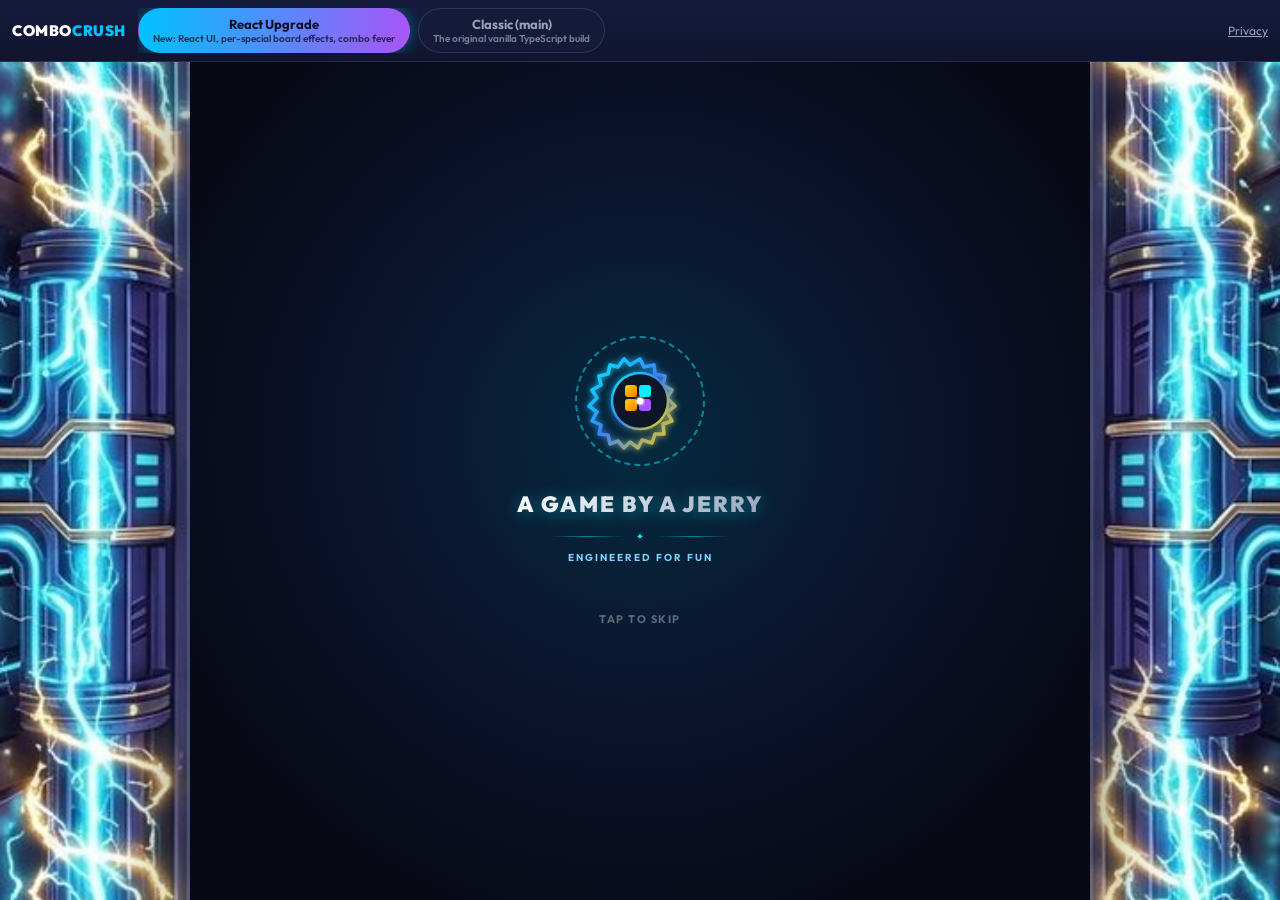
<file: index.html>
<!DOCTYPE html>
<html lang="en">
  <head>
    <meta charset="UTF-8" />
    <meta name="viewport" content="width=device-width, initial-scale=1.0, viewport-fit=cover" />
    <title>ComboCrush - Combo Blast Puzzle — Playable Builds</title>
    <link rel="icon" type="image/png" href="./favicon.png" />
    <link rel="apple-touch-icon" href="./icon-192.png" />
    <link rel="preconnect" href="https://fonts.googleapis.com">
    <link rel="preconnect" href="https://fonts.gstatic.com" crossorigin>
    <link href="https://fonts.googleapis.com/css2?family=Outfit:wght@400;600;700;800;900&display=swap" rel="stylesheet">
    <style>
      * { box-sizing: border-box; margin: 0; padding: 0; }
      html, body { height: 100%; }
      body {
        font-family: "Outfit", system-ui, sans-serif;
        background: #0c0f24;
        color: #fff;
        display: flex;
        flex-direction: column;
        height: 100dvh;
        overflow: hidden;
      }
      .version-bar {
        display: flex;
        align-items: center;
        gap: 12px;
        padding: 8px 12px;
        background: linear-gradient(180deg, #151b3d, #10142e);
        border-bottom: 1px solid rgba(255,255,255,.08);
        flex: 0 0 auto;
        padding-top: max(8px, env(safe-area-inset-top));
      }
      .version-bar .brand { font-weight: 900; letter-spacing: .04em; font-size: 15px; white-space: nowrap; }
      .version-bar .brand span { color: #00c2ff; }
      .tabs { display: flex; gap: 8px; overflow-x: auto; scrollbar-width: none; }
      .tabs::-webkit-scrollbar { display: none; }
      .tab-btn {
        font: inherit;
        font-weight: 700;
        font-size: 13px;
        color: #94a3b8;
        background: rgba(22,28,58,.75);
        border: 1px solid rgba(255,255,255,.12);
        border-radius: 999px;
        padding: 7px 14px;
        cursor: pointer;
        white-space: nowrap;
        transition: all .18s ease;
      }
      .tab-btn small { display: block; font-weight: 600; font-size: 10px; opacity: .75; }
      .tab-btn.active {
        color: #0c0f24;
        background: linear-gradient(90deg, #00c2ff, #a855f7);
        border-color: transparent;
        box-shadow: 0 0 16px rgba(0,194,255,.45);
      }
      .tab-btn:active { transform: scale(.96); }
      #game-frame { flex: 1 1 auto; width: 100%; border: 0; background: #0c0f24; }
      .privacy-link { color: #94a3b8; font-size: 12px; margin-left: auto; white-space: nowrap; }
    </style>
  </head>
  <body>
    <nav class="version-bar" aria-label="Game version">
      <div class="brand">COMBO<span>CRUSH</span></div>
      <div class="tabs" id="version-tabs" role="tablist"></div>
      <a class="privacy-link" href="./privacy.html">Privacy</a>
    </nav>
    <iframe id="game-frame" title="ComboCrush game" allow="autoplay; fullscreen"></iframe>
    <script>
      // Version switcher: builds are listed in versions.json. Each published
      // branch build lives in its own folder (./main/, ./react-upgrade/, ...)
      // and shares the root /assets/ folder. To publish another branch:
      // deploy its dist into a new folder with asset paths rewritten to
      // ../assets/, then add one entry to versions.json.
      var FALLBACK = [
        { id: "react-upgrade", label: "React Upgrade", description: "React UI + new special effects", path: "./react-upgrade/", "default": true },
        { id: "main", label: "Classic (main)", description: "Original build", path: "./main/", "default": false }
      ];
      function render(versions) {
        var tabs = document.getElementById("version-tabs");
        var frame = document.getElementById("game-frame");
        var wanted = (location.hash || "").replace("#", "");
        var current = null;
        versions.forEach(function (v) {
          var b = document.createElement("button");
          b.className = "tab-btn";
          b.setAttribute("role", "tab");
          b.innerHTML = "";
          b.appendChild(document.createTextNode(v.label));
          if (v.description) {
            var s = document.createElement("small");
            s.textContent = v.description;
            b.appendChild(s);
          }
          b.addEventListener("click", function () { select(v); });
          b.dataset.versionId = v.id;
          tabs.appendChild(b);
          if (v.id === wanted) current = v;
        });
        if (!current) current = versions.filter(function (v) { return v["default"]; })[0] || versions[0];
        function select(v) {
          current = v;
          frame.src = v.path;
          history.replaceState(null, "", "#" + v.id);
          Array.prototype.forEach.call(tabs.children, function (el) {
            el.classList.toggle("active", el.dataset.versionId === v.id);
          });
        }
        select(current);
      }
      fetch("./versions.json", { cache: "no-store" })
        .then(function (r) { return r.ok ? r.json() : Promise.reject(new Error("versions")); })
        .then(function (data) { render(data.versions && data.versions.length ? data.versions : FALLBACK); })
        .catch(function () { render(FALLBACK); });
    </script>
  </body>
</html>
</file>
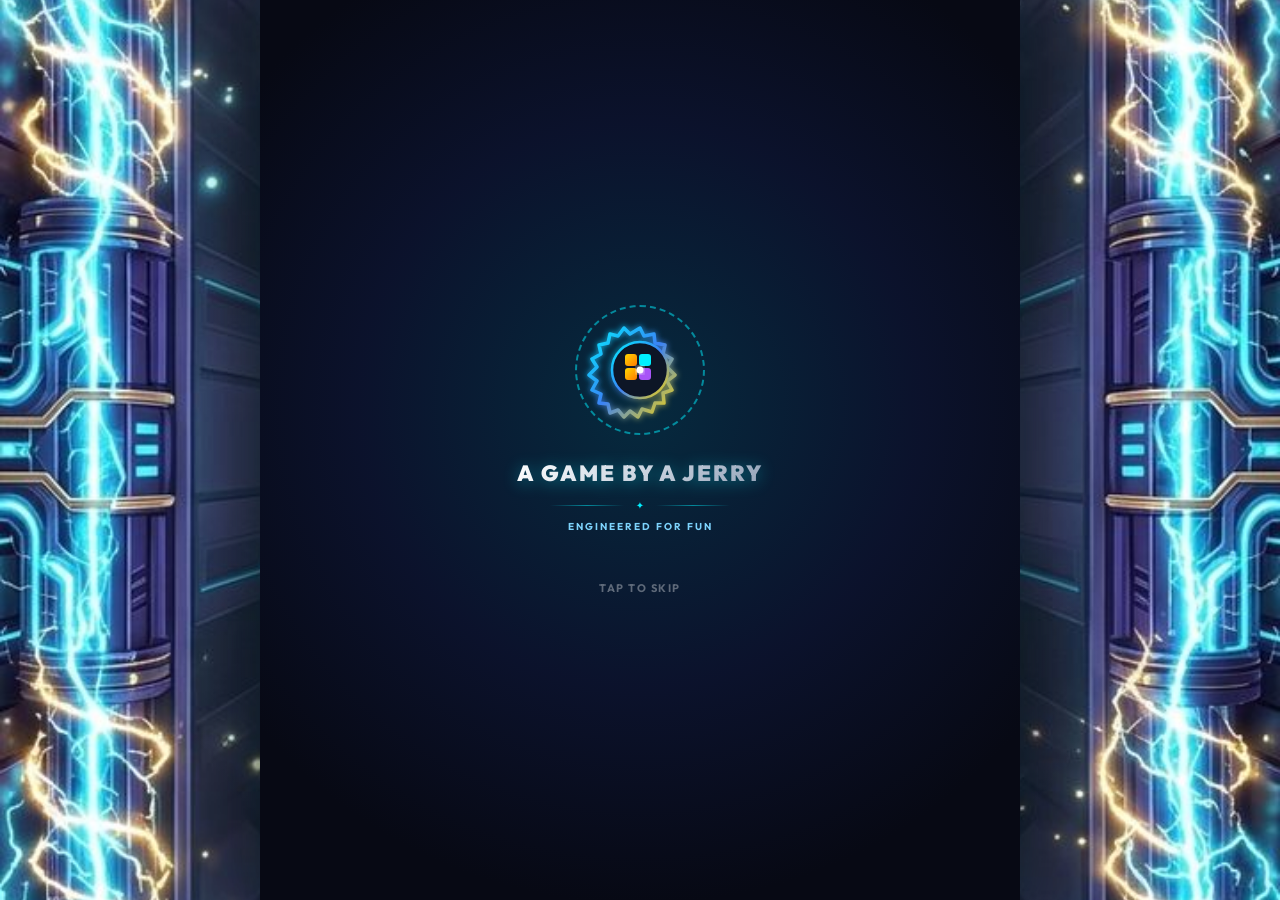
<file: main/index.html>
<!DOCTYPE html>
<html lang="en">
  <head>
    <base href="../" />
    <meta charset="UTF-8" />
    <meta name="viewport" content="width=device-width, initial-scale=1.0, maximum-scale=1.0, user-scalable=no, viewport-fit=cover" />
    <title>ComboCrush - Combo Blast Puzzle</title>
    <link rel="icon" type="image/png" href="./favicon.png" />
    <link rel="apple-touch-icon" href="./icon-192.png" />
    <link rel="preconnect" href="https://fonts.googleapis.com">
    <link rel="preconnect" href="https://fonts.gstatic.com" crossorigin>
    <link href="https://fonts.googleapis.com/css2?family=Outfit:wght@400;600;700;800;900&display=swap" rel="stylesheet">
    <script type="module" crossorigin src="./assets/index-CBNqrvrC.js"></script>
    <link rel="stylesheet" crossorigin href="./assets/index-Cp5rA5li.css">
  </head>
  <body>
    <div id="app" class="game-container">
      <!-- TOP HUD -->
      <header class="hud-header">
        <!-- Top Navigation Row: High Score on Left, Action Buttons on Right -->
        <div class="hud-nav-row">
          <div class="hud-left">
            <!-- Combo Moves Counter (3 dots: Hulk Green when remaining, Ultra Red when move spent) -->
            <div id="combo-dots-counter" class="combo-dots-counter" title="Moves Remaining Before Combo Drops">
              <span class="combo-dot-tag">COMBO</span>
              <div class="combo-dots-row">
                <span class="combo-dot dot-idle" id="combo-dot-0"></span>
                <span class="combo-dot dot-idle" id="combo-dot-1"></span>
                <span class="combo-dot dot-idle" id="combo-dot-2"></span>
              </div>
            </div>
          </div>

          <!-- Centered Non-Disruptive Level Indicator for Puzzle Mode -->
          <div id="hud-puzzle-level-indicator" class="hud-puzzle-level-indicator hidden">
            <span class="hud-puzzle-pack-tag" id="hud-puzzle-pack-tag">Pack 1</span>
            <span class="hud-puzzle-separator">•</span>
            <span class="hud-puzzle-lvl-badge" id="hud-puzzle-lvl-badge">LVL 1</span>
          </div>

          <div class="hud-right">
            <button id="btn-hud-home" class="icon-btn" title="Return to Main Menu" aria-label="Main Menu">
              <span>🏠</span>
            </button>
            <button id="btn-codex" class="icon-btn" title="Special Blocks & Rules Codex" aria-label="Codex">
              <span>📖</span>
            </button>
            <button id="btn-audio-toggle" class="icon-btn" title="Toggle Music & Sound" aria-label="Toggle Sound">
              <span id="audio-icon">🔊</span>
            </button>
            <button id="btn-settings" class="icon-btn" title="Game Settings" aria-label="Game Settings">
              <svg viewBox="0 0 24 24" width="18" height="18" fill="currentColor">
                <path d="M19.14 12.94c.04-.3.06-.61.06-.94 0-.32-.02-.64-.07-.94l2.03-1.58c.18-.14.23-.41.12-.61l-1.92-3.32c-.12-.22-.37-.29-.59-.22l-2.39.96c-.5-.38-1.03-.7-1.62-.94l-.36-2.54c-.04-.24-.24-.41-.48-.41h-3.84c-.24 0-.43.17-.47.41l-.36 2.54c-.59.24-1.13.57-1.62.94l-2.39-.96c-.22-.08-.47 0-.59.22L2.74 8.87c-.12.21-.08.47.12.61l2.03 1.58c-.05.3-.09.63-.09.94s.02.64.07.94l-2.03 1.58c-.18.14-.23.41-.12.61l1.92 3.32c.12.22.37.29.59.22l2.39-.96c.5.38 1.03.7 1.62.94l.36 2.54c.05.24.24.41.48.41h3.84c.24 0 .44-.17.47-.41l.36-2.54c.59-.24 1.13-.56 1.62-.94l2.39.96c.22.08.47 0 .59-.22l1.92-3.32c.12-.22.07-.47-.12-.61l-2.01-1.58zM12 15.6c-1.98 0-3.6-1.62-3.6-3.6s1.62-3.6 3.6-3.6 3.6 1.62 3.6 3.6-1.62 3.6-3.6 3.6z"/>
              </svg>
            </button>
            <button id="btn-pause" class="icon-btn" title="Pause Game" aria-label="Pause Game">
              <svg viewBox="0 0 24 24" width="18" height="18" fill="currentColor">
                <path d="M6 19h4V5H6v14zm8-14v14h4V5h-4z"/>
              </svg>
            </button>
          </div>
        </div>

        <!-- Prominent Centered Score & Target Display (Zero Layout Shift) -->
        <div class="hud-score-center">
          <div class="best-pill clickable-pill" id="hud-best-pill" title="Tap to view Leaderboard">
            <span id="hud-best-crown" class="crown-icon crown-gold">👑</span>
            <span id="hud-best-tag" class="hud-best-tag">BEST</span>
            <span id="hud-best" class="best-val">0</span>
          </div>
          <div id="hud-score" class="score-val">0</div>
        </div>

        <!-- Centered Secondary Status HUD (Combo, Multiplier, Rush Timer, Level) -->
        <div class="status-bar">
          <div id="combo-badge" class="combo-badge">
            <span class="combo-flame">🔥</span>
            <span id="combo-text">COMBO 0</span>
          </div>

          <div id="multiplier-badge" class="multiplier-badge">1.0x</div>

          <div id="level-badge" class="level-badge hidden">LVL 1</div>

          <div id="rush-timer-container" class="rush-timer-container hidden">
            <span class="rush-icon">⏱️</span>
            <span id="rush-timer-val">30s</span>
          </div>
        </div>
      </header>

      <!-- POWER-UP / SPECIAL STASH INVENTORY (Hidden: specials appear directly on tray shapes) -->
      <div class="stash-container" id="stash-container" style="display: none;">
        <span class="stash-label">POWER-UP STASH:</span>
        <div id="stash-slots" class="stash-slots">
          <span class="empty-stash-hint">Earn specials from Combos & Clears!</span>
        </div>
      </div>

      <!-- MAIN BOARD CANVAS -->
      <div class="board-wrapper" id="board-wrapper">
        <canvas id="board-canvas"></canvas>
      </div>

      <!-- EARNED SPECIALS DRAWER (Bottom middle horizontal area with stack counters and +AD rewarded special) -->
      <div class="specials-drawer-container" id="specials-drawer-container">
        <div class="specials-drawer" id="specials-drawer">
          <!-- Populated dynamically via renderSpecialsDrawer -->
        </div>
      </div>

      <!-- BOTTOM TRAY CANVAS (3 Slots) -->
      <div class="tray-wrapper" id="tray-wrapper">
        <canvas id="tray-canvas"></canvas>
      </div>

      <!-- FULL-SCREEN DRAG & HOVER OVERLAY CANVAS -->
      <canvas id="drag-canvas" class="drag-canvas"></canvas>

      <!-- SCREENS & OVERLAYS -->

      <!-- 1. INTRO ANIMATION SCREEN (A Game by a Jerry) -->
      <div id="screen-intro" class="screen-intro">
        <div class="intro-backdrop-radial"></div>
        <div class="intro-content">
          <!-- Developer Logo & Rotating Gear SVG -->
          <div class="intro-emblem-wrap">
            <div class="intro-spark-ring"></div>
            <svg class="intro-gear-svg" viewBox="0 0 120 120" width="120" height="120">
              <defs>
                <linearGradient id="gearGrad" x1="0%" y1="0%" x2="100%" y2="100%">
                  <stop offset="0%" stop-color="#00f0ff" />
                  <stop offset="50%" stop-color="#3b82f6" />
                  <stop offset="100%" stop-color="#ffd700" />
                </linearGradient>
                <linearGradient id="blockGrad" x1="0%" y1="0%" x2="100%" y2="100%">
                  <stop offset="0%" stop-color="#ffd700" />
                  <stop offset="100%" stop-color="#ff7b00" />
                </linearGradient>
                <filter id="gearGlow" x="-20%" y="-20%" width="140%" height="140%">
                  <feGaussianBlur stdDeviation="3" result="blur" />
                  <feComposite in="SourceGraphic" in2="blur" operator="over" />
                </filter>
              </defs>
              <!-- Central Gear Ring with 8 Teeth -->
              <g class="gear-rotator" filter="url(#gearGlow)">
                <path d="M60 18 L64 26 L74 24 L75 33 L85 35 L83 44 L92 49 L87 57 L95 65 L87 71 L92 80 L83 83 L84 93 L75 93 L72 102 L62 99 L58 107 L50 101 L44 107 L38 100 L30 103 L28 94 L19 93 L21 84 L12 80 L17 71 L9 65 L17 57 L12 49 L21 44 L19 35 L28 33 L30 24 L38 26 L44 18 L50 24 Z" fill="none" stroke="url(#gearGrad)" stroke-width="3.5" stroke-linejoin="round" />
                <circle cx="60" cy="60" r="28" fill="#0d1428" stroke="url(#gearGrad)" stroke-width="2.5" />
              </g>
              <!-- Center J & R Interlocking Monogram Blocks -->
              <g class="blocks-monogram">
                <rect x="45" y="44" width="12" height="12" rx="3" fill="url(#blockGrad)" />
                <rect x="45" y="58" width="12" height="12" rx="3" fill="url(#blockGrad)" />
                <rect x="59" y="44" width="12" height="12" rx="3" fill="#00f0ff" />
                <rect x="59" y="58" width="12" height="12" rx="3" fill="#a855f7" />
                <circle cx="60" cy="60" r="3.5" fill="#ffffff" filter="url(#gearGlow)" />
              </g>
            </svg>
          </div>

          <div class="intro-brand-box">
            <h1 class="intro-brand-title">
              <span class="brand-word-jerry">A GAME BY A JERRY</span>
            </h1>
            <div class="intro-divider">
              <span class="intro-line"></span>
              <span class="intro-star">✦</span>
              <span class="intro-line"></span>
            </div>
            <p class="intro-brand-tagline">ENGINEERED FOR FUN</p>
          </div>

          <div class="intro-skip-prompt">TAP TO SKIP</div>
        </div>
      </div>

      <!-- 2. START SCREEN (Inspired by Screengrab) -->
      <div id="screen-start" class="screen-start">
        <div class="start-bg-particles" id="start-particles"></div>

        <!-- Top Header: Best High Score & Settings Gear Icon -->
        <div class="start-top-bar">
          <div class="start-user-pill clickable-pill" id="btn-start-leaderboard" role="button" tabindex="0" title="Hall of Fame Leaderboard & High Scores">
            <span class="player-icon" id="start-crown-icon">👑</span>
            <span class="player-best-label">BEST <strong id="start-header-best">0</strong></span>
          </div>
          <button id="btn-start-settings" class="start-gear-btn" title="Game Settings" aria-label="Game Settings">
            <svg viewBox="0 0 24 24" width="28" height="28" fill="currentColor">
              <path d="M19.14 12.94c.04-.3.06-.61.06-.94 0-.32-.02-.64-.07-.94l2.03-1.58c.18-.14.23-.41.12-.61l-1.92-3.32c-.12-.22-.37-.29-.59-.22l-2.39.96c-.5-.38-1.03-.7-1.62-.94l-.36-2.54c-.04-.24-.24-.41-.48-.41h-3.84c-.24 0-.43.17-.47.41l-.36 2.54c-.59.24-1.13.57-1.62.94l-2.39-.96c-.22-.08-.47 0-.59.22L2.74 8.87c-.12.21-.08.47.12.61l2.03 1.58c-.05.3-.09.63-.09.94s.02.64.07.94l-2.03 1.58c-.18.14-.23.41-.12.61l1.92 3.32c.12.22.37.29.59.22l2.39-.96c.5.38 1.03.7 1.62.94l.36 2.54c.05.24.24.41.48.41h3.84c.24 0 .44-.17.47-.41l.36-2.54c.59-.24 1.13-.56 1.62-.94l2.39.96c.22.08.47 0 .59-.22l1.92-3.32c.12-.22.07-.47-.12-.61l-2.01-1.58zM12 15.6c-1.98 0-3.6-1.62-3.6-3.6s1.62-3.6 3.6-3.6 3.6 1.62 3.6 3.6-1.62 3.6-3.6 3.6z"/>
            </svg>
          </button>
        </div>

        <!-- Center 3D ComboCrush Crest & Metallic Logo -->
        <div class="start-center-logo">
          <div class="start-crest-emblem-wrap">
            <img src="./assets/backgrounds/combocrush-crest.jpg" alt="ComboCrush Crest" class="start-crest-img" />
            <div class="start-crest-glow"></div>
          </div>
          <div class="start-bubbly-block">
            <span class="block-char char-k1">C</span>
            <span class="block-char char-a1">O</span>
            <span class="block-char char-s">
              <span class="surge-spark-emblem">⚡</span>
              M
            </span>
            <span class="block-char char-k2">B</span>
            <span class="block-char char-a2">O</span>
          </div>
          <div class="start-surge-blast">CRUSH</div>
          <div class="start-sub-badge">COMBO ADVENTURE MASTER</div>
        </div>

        <!-- 2 Tactile Action Buttons -->
        <div class="start-buttons-stack">
          <!-- Button 1: Start Game / Mode Selection -->
          <button id="btn-start-game-option" class="screengrab-btn btn-orange-level">
            <div class="sg-btn-icon-pill">📍</div>
            <div class="sg-btn-body">
              <div class="sg-btn-title">Start Game</div>
              <div class="sg-btn-bar-wrapper">
                <div class="sg-bar-fill" style="width: 89%;"></div>
                <span class="sg-bar-text">All Game Modes</span>
              </div>
            </div>
          </button>

          <!-- Button 2: Classic (With Red Notification Dot) -->
          <button id="btn-start-classic" class="screengrab-btn btn-green-classic">
            <div class="sg-btn-icon-pill">∞</div>
            <div class="sg-btn-title">Classic</div>
            <span class="screengrab-red-dot"></span>
          </button>
        </div>

        <!-- Bottom Circular Badges (Matching Screengrab) -->
        <div class="start-bottom-circles">
          <button id="btn-start-circle-stats" class="sg-circle-item">
            <div class="sg-circle-disc">🏆</div>
            <span class="sg-circle-label">Best: <strong id="start-best-circle-val">0</strong></span>
          </button>

          <button id="btn-start-circle-codex" class="sg-circle-item">
            <div class="sg-circle-disc">📖</div>
            <span class="sg-circle-label">Block Codex</span>
          </button>
        </div>
      </div>

      <!-- 3. GAME MODES SCREEN (Opened when tapping "Start Game" or "More Modes") -->
      <div id="screen-modes" class="screen-modes hidden">
        <div class="modes-top-bar">
          <button id="btn-modes-back" class="modes-back-btn">
            <svg viewBox="0 0 24 24" width="22" height="22" fill="currentColor">
              <path d="M20 11H7.83l5.59-5.59L12 4l-8 8 8 8 1.41-1.41L7.83 13H20v-2z"/>
            </svg>
            <span>Back</span>
          </button>
          <h2 class="modes-screen-title">GAME MODES</h2>
          <div class="modes-best-pill clickable-pill" id="btn-modes-leaderboard" role="button" tabindex="0" title="Hall of Fame Leaderboard & High Scores">
            <span id="modes-crown-icon">👑</span>
            <span id="modes-best-chip">0</span>
          </div>
        </div>

        <div class="modes-cards-scroll">
          <!-- Card 1: Classic Mode -->
          <div class="mode-card card-classic">
            <div class="mode-card-header">
              <div class="mode-card-icon-wrap icon-classic">∞</div>
              <div class="mode-card-title-box">
                <h3>Classic Mode</h3>
                <span class="mode-tag tag-relax">Pure & Endless</span>
              </div>
            </div>
            <p class="mode-card-desc">Pure block placement without obstacles. Relax, clear lines, and build infinite combos with zero time pressure.</p>
            <div class="mode-card-footer">
              <div class="mode-best-info">Best: <strong id="mode-best-classic">0</strong></div>
              <button class="mode-play-action-btn" data-play-mode="classic">PLAY CLASSIC</button>
            </div>
          </div>

          <!-- Card 2: Endless Challenge -->
          <div class="mode-card card-endless">
            <div class="mode-card-header">
              <div class="mode-card-icon-wrap icon-endless">⚡</div>
              <div class="mode-card-title-box">
                <h3>Endless Challenge</h3>
                <span class="mode-tag tag-tactical">Combos & Specials</span>
              </div>
            </div>
            <p class="mode-card-desc">Escalating difficulty with Tier 1-3 special blocks, stone/ice obstacles, fusions, and board-wipe multipliers.</p>
            <div class="mode-card-footer">
              <div class="mode-best-info">Best: <strong id="mode-best-endless">0</strong></div>
              <button class="mode-play-action-btn" data-play-mode="endless">PLAY CHALLENGE</button>
            </div>
          </div>

          <!-- Card 3: Combo Rush (30s) -->
          <div class="mode-card card-rush">
            <div class="mode-card-header">
              <div class="mode-card-icon-wrap icon-rush">⏱️</div>
              <div class="mode-card-title-box">
                <h3>Combo Rush (30s)</h3>
                <span class="mode-tag tag-fast">Fast Paced</span>
              </div>
            </div>
            <p class="mode-card-desc">Keep your combo alive! The clock counts down fast—if your combo resets or time runs out, game over!</p>
            <div class="mode-card-footer">
              <div class="mode-best-info">Best: <strong id="mode-best-rush">0</strong></div>
              <button class="mode-play-action-btn" data-play-mode="rush">PLAY RUSH</button>
            </div>
          </div>

          <!-- Card 4: Puzzle Objectives -->
          <div class="mode-card card-puzzle">
            <div class="mode-card-header">
              <div class="mode-card-icon-wrap icon-puzzle">🧩</div>
              <div class="mode-card-title-box">
                <h3>Puzzle Objectives</h3>
                <span class="mode-tag tag-puzzle">Tactical Puzzles</span>
              </div>
            </div>
            <p class="mode-card-desc">Handcrafted tactical scenarios with clear move limits and objective goals to test your puzzle mastery.</p>
            <div class="mode-card-footer">
              <div class="mode-best-info" id="mode-puzzle-progress-wrap">Progress: <strong id="mode-puzzle-progress">Level 1</strong></div>
              <button class="mode-play-action-btn" id="btn-play-puzzle" data-play-mode="puzzle">SELECT LEVEL</button>
            </div>
          </div>
        </div>
      </div>

      <!-- 4. PUZZLE CAMPAIGN & LEVEL SELECT SCREEN (Vertical tabs for packs + scrollable 30-level grid) -->
      <div id="screen-puzzle-select" class="screen-puzzle-select hidden">
        <div class="puzzle-select-top-bar">
          <button id="btn-puzzle-select-back" class="modes-back-btn">
            <svg viewBox="0 0 24 24" width="22" height="22" fill="currentColor">
              <path d="M20 11H7.83l5.59-5.59L12 4l-8 8 8 8 1.41-1.41L7.83 13H20v-2z"/>
            </svg>
            <span>Modes</span>
          </button>
          <div class="puzzle-select-title-group">
            <h2 class="puzzle-screen-title">PUZZLE CAMPAIGN</h2>
            <span class="puzzle-screen-subtitle">Select a pack to conquer handcrafted tactical scenarios</span>
          </div>
          <div class="puzzle-total-pill" id="puzzle-total-progress-pill">
            <span>✨</span>
            <span id="puzzle-total-progress-text">0 / 180 Cleared</span>
          </div>
        </div>

        <div class="puzzle-select-body">
          <!-- Vertical Tabs Sidebar for Level Packs -->
          <div class="puzzle-packs-sidebar" id="puzzle-packs-sidebar" role="tablist" aria-orientation="vertical">
            <!-- Populated dynamically via renderPuzzleSelectScreen -->
          </div>

          <!-- Main Scrollable Levels View -->
          <div class="puzzle-levels-content" id="puzzle-levels-content">
            <div class="puzzle-pack-banner" id="puzzle-pack-banner">
              <!-- Banner details populated dynamically -->
            </div>
            <div class="puzzle-level-grid" id="puzzle-level-grid">
              <!-- 30 level cards populated dynamically -->
            </div>
          </div>
        </div>
      </div>

      <!-- PAUSE MODAL -->
      <div id="modal-pause" class="modal-backdrop hidden">
        <div class="modal-card">
          <h2>Game Paused</h2>
          <div class="modal-buttons-column">
            <button id="btn-resume" class="btn-primary">RESUME</button>
            <button id="btn-restart" class="btn-secondary">RESTART GAME</button>
            <button id="btn-pause-leaderboard" class="btn-secondary">🏆 HIGH SCORES</button>
            <button id="btn-pause-quit" class="btn-secondary">QUIT GAME</button>
            <button id="btn-pause-codex" class="btn-secondary">BLOCK CODEX</button>
            <button id="btn-pause-settings" class="btn-secondary">SETTINGS</button>
          </div>
        </div>
      </div>

      <!-- MODE CHANGE / QUIT CONFIRMATION MODAL -->
      <div id="modal-confirm-mode" class="modal-backdrop hidden">
        <div class="modal-card confirm-modal-card">
          <div class="confirm-icon-wrap">⚠️</div>
          <h2 id="confirm-mode-title">Quit Current Game?</h2>
          <p id="confirm-mode-desc" class="confirm-modal-desc">
            Your current game will end and you will return to the Main Menu. Any unsaved progress will be lost.
          </p>
          <div class="confirm-current-run-box">
            <div class="confirm-run-stat">
              <span class="confirm-stat-label">Current Mode</span>
              <span class="confirm-stat-val" id="confirm-current-mode-val">CLASSIC</span>
            </div>
            <div class="confirm-run-stat">
              <span class="confirm-stat-label">Current Score</span>
              <span class="confirm-stat-val" id="confirm-current-score-val">0</span>
            </div>
            <div class="confirm-run-stat">
              <span class="confirm-stat-label">Moves</span>
              <span class="confirm-stat-val" id="confirm-current-moves-val">0</span>
            </div>
          </div>
          <div class="modal-actions-confirm">
            <button id="btn-confirm-mode-cancel" class="btn-secondary">CANCEL</button>
            <button id="btn-confirm-mode-accept" class="btn-danger-confirm">QUIT GAME</button>
          </div>
        </div>
      </div>

      <!-- SETTINGS MODAL -->
      <div id="modal-settings" class="modal-backdrop hidden">
        <div class="modal-card wide settings-modal-card">
          <div class="settings-modal-header">
            <div class="settings-title-wrap">
              <span class="settings-gear-icon">⚙️</span>
              <h2>Game Settings</h2>
            </div>
            <button id="btn-close-settings-x" class="modal-close-x" title="Close">✕</button>
          </div>

          <!-- Settings Tabs Navigation Bar -->
          <div class="settings-tabs-bar" role="tablist">
            <button type="button" class="settings-tab-btn active" data-tab-target="tab-settings-audio" role="tab" aria-selected="true">
              <span class="tab-icon">🔊</span>
              <span class="tab-label">Audio</span>
            </button>
            <button type="button" class="settings-tab-btn" data-tab-target="tab-settings-gameplay" role="tab" aria-selected="false">
              <span class="tab-icon">🎮</span>
              <span class="tab-label">Gameplay</span>
            </button>
            <button type="button" class="settings-tab-btn" data-tab-target="tab-settings-themes" role="tab" aria-selected="false">
              <span class="tab-icon">🎨</span>
              <span class="tab-label">Themes</span>
            </button>
            <button type="button" class="settings-tab-btn" data-tab-target="tab-settings-data" role="tab" aria-selected="false">
              <span class="tab-icon">🛠️</span>
              <span class="tab-label">Data</span>
            </button>
            <button type="button" class="settings-tab-btn" data-tab-target="tab-settings-about" role="tab" aria-selected="false">
              <span class="tab-icon">ℹ️</span>
              <span class="tab-label">About</span>
            </button>
          </div>

          <!-- Tab Content Wrapper -->
          <div class="settings-tab-content-wrapper">
            <!-- TAB 1: AUDIO & THEMES -->
            <div id="tab-settings-audio" class="settings-tab-pane active" role="tabpanel">
              <div class="settings-grid">
                <div class="setting-item">
                  <div class="setting-label-row">
                    <label for="setting-sound">Sound Effects (SFX)</label>
                    <span id="sound-val-display" class="setting-val-display">80%</span>
                  </div>
                  <input type="range" id="setting-sound" min="0" max="1" step="0.05" value="0.8" />
                </div>

                <div class="setting-item">
                  <div class="setting-label-row">
                    <label for="setting-music">Music (BGM)</label>
                    <span id="music-val-display" class="setting-val-display">50%</span>
                  </div>
                  <input type="range" id="setting-music" min="0" max="1" step="0.05" value="0.5" />
                </div>

                <div class="setting-item" style="display: none;">
                  <label for="setting-theme">Board Theme</label>
                  <select id="setting-theme" class="setting-select">
                    <option value="combocrush" selected>ComboCrush Cosmic Gold ⚡</option>
                    <option value="royal">Block Blast Royal Blue</option>
                    <option value="neon">Cyber Neon</option>
                    <option value="gemstone">Gemstone & Crystal</option>
                    <option value="jewels">Crown Jewels</option>
                    <option value="roman">Imperial Roman</option>
                    <option value="atlantean">Sunken Atlantis</option>
                    <option value="crates">Wooden Cargo Crates</option>
                    <option value="glasstiles">Prismatic Glass Tiles</option>
                    <option value="cosmic">Cosmic Starlight</option>
                    <option value="candy">Candy Confectionery</option>
                    <option value="ancient">Ancient Temple</option>
                  </select>
                </div>

                <div class="setting-item toggle-row">
                  <div class="toggle-info">
                    <span>Screen Shake Effects</span>
                    <small>Impact vibration on line clears</small>
                  </div>
                  <input type="checkbox" id="setting-shake" checked />
                </div>
              </div>
            </div>

            <!-- TAB 2: GAMEPLAY & CONTROLS -->
            <div id="tab-settings-gameplay" class="settings-tab-pane hidden" role="tabpanel">
              <div class="settings-grid">
                <div class="setting-item">
                  <div class="setting-label-row">
                    <label for="setting-touch-offset">Vertical Touch Offset</label>
                    <span id="touch-val-display" class="setting-val-display">70px above</span>
                  </div>
                  <input type="range" id="setting-touch-offset" min="20" max="120" step="5" value="70" />
                </div>

                <div class="setting-item">
                  <div class="setting-label-row">
                    <label for="setting-touch-offset-x">Horizontal Touch Offset</label>
                    <span id="touch-x-val-display" class="setting-val-display">Centered (0px)</span>
                  </div>
                  <input type="range" id="setting-touch-offset-x" min="-60" max="60" step="5" value="0" />
                </div>

                <div class="setting-item toggle-row">
                  <div class="toggle-info">
                    <span>Haptic Vibration</span>
                    <small>Tactile feedback on drag & placement</small>
                  </div>
                  <input type="checkbox" id="setting-vibration" checked />
                </div>

                <div class="setting-item toggle-row">
                  <div class="toggle-info">
                    <span>Combo Grace Indicators</span>
                    <small>Show remaining grace moves (• / !)</small>
                  </div>
                  <input type="checkbox" id="setting-grace" checked />
                </div>

                <div class="setting-item toggle-row">
                  <div class="toggle-info">
                    <span>Colorblind Pattern Mode</span>
                    <small>High-contrast cell textures</small>
                  </div>
                  <input type="checkbox" id="setting-accessibility" />
                </div>
              </div>
            </div>

            <!-- TAB 3: THEMES & ATMOSPHERES -->
            <div id="tab-settings-themes" class="settings-tab-pane hidden" role="tabpanel">
              <div class="settings-grid">
                <!-- 1. BOARD BACKGROUND ARTWORK -->
                <div class="settings-bg-section-main">
                  <div class="themes-gallery-header">
                    <span class="themes-gallery-title">Board Background Artwork</span>
                    <small class="themes-gallery-hint">Select a mode and tap any artwork below to apply it as your in-game backdrop</small>
                  </div>

                  <!-- Mode selector pills -->
                  <div class="bg-mode-segmented-pills" id="bg-mode-pills">
                    <button type="button" class="bg-mode-pill active" data-bg-mode="classic">Classic</button>
                    <button type="button" class="bg-mode-pill" data-bg-mode="endless">Endless</button>
                    <button type="button" class="bg-mode-pill" data-bg-mode="rush">Combo Rush</button>
                    <button type="button" class="bg-mode-pill" data-bg-mode="puzzle">Puzzle</button>
                  </div>

                  <!-- Dropdown for the chosen mode + Apply All button -->
                  <div class="bg-control-row">
                    <div class="setting-item bg-active-select-wrap">
                      <label for="setting-bg-classic" id="label-active-mode-bg">Classic Mode Background</label>
                      <select id="setting-bg-classic" class="setting-select mode-bg-select"></select>
                      <select id="setting-bg-endless" class="setting-select mode-bg-select hidden"></select>
                      <select id="setting-bg-rush" class="setting-select mode-bg-select hidden"></select>
                      <select id="setting-bg-puzzle" class="setting-select mode-bg-select hidden"></select>
                    </div>
                    <button type="button" id="btn-apply-bg-all" class="bg-apply-all-btn" title="Set this background for Classic, Endless, Rush, and Puzzle">
                      ⚡ Apply to All Modes
                    </button>
                  </div>

                  <div class="backgrounds-preview-gallery" id="backgrounds-preview-gallery">
                    <!-- Populated dynamically via renderThemesSettingsUI with working thumbnails -->
                  </div>
                </div>

                <!-- 2. BLOCK COLORS & GEM PALETTE -->
                <div class="settings-palette-section">
                  <div class="themes-gallery-header">
                    <span class="themes-gallery-title">Block Colors & Gem Palette</span>
                    <small class="themes-gallery-hint">Choose your preferred block colors, gem textures, and audio soundtrack</small>
                  </div>

                  <div class="setting-item">
                    <div class="setting-label-row">
                      <label for="setting-theme-select">Active Color Palette</label>
                      <span id="theme-status-tag" class="setting-val-display">ComboCrush Cosmic Gold</span>
                    </div>
                    <select id="setting-theme-select" class="setting-select">
                      <!-- Populated dynamically based on unlockedThemes -->
                    </select>
                  </div>

                  <!-- Live Color Swatch Strip for the selected theme -->
                  <div id="active-theme-palette-preview" class="active-theme-palette-preview"></div>

                  <!-- Palette Cards Gallery for quick visual tapping (hidden per user UI specification) -->
                  <div class="themes-preview-gallery hidden" id="themes-preview-gallery" style="display: none !important;"></div>
                </div>
              </div>
            </div>

            <!-- TAB 4: DATA & DIAGNOSTICS -->
            <div id="tab-settings-data" class="settings-tab-pane hidden" role="tabpanel">
              <div class="settings-grid">
                <div class="setting-item debug-log-row">
                  <div class="toggle-info">
                    <span>Diagnostic Debug Logs</span>
                    <small>Export board matrices & move telemetry</small>
                  </div>
                  <button id="btn-download-logs" class="btn-secondary-compact" type="button">
                    <span>📥</span> Export Logs
                  </button>
                </div>

                <div id="dev-test-board-row" class="setting-item dev-test-board-row dev-only hidden">
                  <div class="toggle-info">
                    <span>🧪 Test Game Board (Dev Sandbox)</span>
                    <small>Simulate crossing lines, test all specials & 3D animations</small>
                  </div>
                  <button id="btn-open-test-board" class="btn-primary-compact" type="button">
                    <span>🚀</span> Test Game Board
                  </button>
                </div>

                <div class="setting-item reset-data-row">
                  <div class="toggle-info">
                    <span>Reset Statistics</span>
                    <small>Wipe high scores, streaks & saved stats</small>
                  </div>
                  <button id="btn-reset-data" class="btn-danger-outline">Reset High Scores</button>
                </div>
              </div>

              <!-- Developer Credits -->
              <div class="settings-dev-credit">
                <div class="dev-badge-brand">A Game by a Jerry</div>
                <div class="dev-meta">Engineered for Fun • ComboCrush</div>
              </div>
            </div>

            <!-- TAB 4: ABOUT & RELEASE SPECIFICATIONS -->
            <div id="tab-settings-about" class="settings-tab-pane hidden" role="tabpanel">
              <div class="about-pane-content">
                <div class="about-hero-box">
                  <div class="about-logo-badge">⚡</div>
                  <h3 class="about-title">ComboCrush: Combo Blast</h3>
                  <div class="about-version-chip">Version 1.0.0 • Official Launch</div>
                  <div class="about-tagline">A GAME BY A JERRY — ENGINEERED FOR FUN</div>
                </div>

                <div class="about-desc-card">
                  <p><strong>ComboCrush</strong> is a next-generation tactile block puzzle game engineered for intense combo flow and strategic depth. Clear horizontal and vertical lines, ignite cascading chain reactions, deploy tactical drawer weapons, and demolish dynamic obstacles across 4 distinct game modes.</p>
                </div>

                <div class="about-section-box">
                  <h4>🎮 Game Modes</h4>
                  <ul class="about-modes-list">
                    <li><strong>Classic:</strong> Relaxing pure puzzle placement with zero obstacles or timers.</li>
                    <li><strong>Endless Challenge:</strong> Escalating difficulty with dynamic frozen ice, stone, shield, and armored cluster obstacles.</li>
                    <li><strong>Combo Rush:</strong> High-octane survival where losing your combo streak ends the round immediately!</li>
                    <li><strong>Tactical Puzzles:</strong> Hand-crafted levels to demolish obstacles within strict move limits.</li>
                  </ul>
                </div>

                <div class="about-section-box">
                  <h4>📱 Platform & Release Specifications</h4>
                  <div class="about-specs-grid">
                    <div class="spec-row">
                      <span class="spec-label">Version</span>
                      <span class="spec-val">v1.0.0 (Build 20261027)</span>
                    </div>
                    <div class="spec-row">
                      <span class="spec-label">Engine</span>
                      <span class="spec-val">ComboCrush Matrix Canvas 2D</span>
                    </div>
                    <div class="spec-row">
                      <span class="spec-label">Target Platforms</span>
                      <span class="spec-val">Android, iOS, Web (PWA)</span>
                    </div>
                    <div class="spec-row">
                      <span class="spec-label">Audio System</span>
                      <span class="spec-val">Web Audio API Synthesis</span>
                    </div>
                    <div class="spec-row">
                      <span class="spec-label">Monetization</span>
                      <span class="spec-val">Google AdMob Native Integration</span>
                    </div>
                  </div>
                </div>

                <div class="settings-dev-credit">
                  <div class="dev-badge-brand">A Game by a Jerry</div>
                  <div class="dev-meta">© 2026 A Game by a Jerry • All Rights Reserved</div>
                </div>
              </div>
            </div>
          </div>

          <div class="modal-actions">
            <button id="btn-close-settings" class="btn-primary">SAVE & CLOSE</button>
          </div>
        </div>
      </div>

      <!-- TEST GAME BOARD MODAL (DEV SANDBOX) -->
      <div id="modal-test-board" class="modal-backdrop hidden">
        <div class="modal-card wide test-board-modal-card">
          <div class="test-board-header">
            <div class="test-board-title-wrap">
              <span class="test-board-badge">DEV SANDBOX</span>
              <h2>Test Game Board</h2>
            </div>
            <button id="btn-close-test-board-x" class="modal-close-x" title="Close">✕</button>
          </div>

          <!-- Presets and quick setup toolbar -->
          <div class="test-board-toolbar">
            <span class="test-toolbar-label">Presets:</span>
            <div class="test-presets-scroll">
              <button type="button" class="test-preset-btn" data-preset="cross">Crossing Rows & Cols</button>
              <button type="button" class="test-preset-btn" data-preset="specials_cross">Crossing + Specials</button>
              <button type="button" class="test-preset-btn" data-preset="double_cross">Double Cross (+)</button>
              <button type="button" class="test-preset-btn" data-preset="checkerboard">Checkerboard</button>
              <button type="button" class="test-preset-btn" data-preset="packed">Packed Board</button>
              <button type="button" class="test-preset-btn" data-preset="clear">Clear Board</button>
            </div>
          </div>

          <!-- Board Canvas Container -->
          <div class="test-board-canvas-container">
            <canvas id="test-board-canvas" width="360" height="360"></canvas>
            <div id="test-board-hud" class="test-board-hud">
              <span id="test-board-status">Tap/drag any special onto a square to detonate</span>
            </div>
          </div>

          <!-- Drag and Drop Specials Palette -->
          <div class="test-palette-container">
            <div class="test-palette-header">
              <span>UNLIMITED SPECIALS (Drag or Tap to unleash)</span>
            </div>

            <!-- Tier 3: God-Tier Specials -->
            <div class="test-tier-group">
              <div class="test-tier-label tier-3">TIER 3 (GOD TIER)</div>
              <div id="test-tier-3-chips" class="test-chips-row"></div>
            </div>

            <!-- Tier 2: Advanced Specials -->
            <div class="test-tier-group">
              <div class="test-tier-label tier-2">TIER 2 (ADVANCED)</div>
              <div id="test-tier-2-chips" class="test-chips-row"></div>
            </div>

            <!-- Tier 1: Basic Specials -->
            <div class="test-tier-group">
              <div class="test-tier-label tier-1">TIER 1 (BASIC)</div>
              <div id="test-tier-1-chips" class="test-chips-row"></div>
            </div>
          </div>

          <div class="modal-actions">
            <button id="btn-close-test-board" class="btn-primary">CLOSE TEST BOARD</button>
          </div>
        </div>
      </div>

      <!-- CODEX & HOW TO PLAY MODAL -->
      <div id="modal-codex" class="modal-backdrop hidden">
        <div class="modal-card scrollable">
          <h2>Special Blocks & Mechanics Codex</h2>
          <div class="codex-content">
            <section class="codex-section">
              <h3>Tier 1: Basic Specials</h3>
              <div class="codex-grid">
                <div class="codex-card">
                  <span class="codex-icon">💣</span>
                  <div>
                    <strong>Blast Bomb</strong>
                    <p>Detonates a 3×3 explosion clearing occupied cells around it.</p>
                  </div>
                </div>
                <div class="codex-card">
                  <span class="codex-icon">💫</span>
                  <div>
                    <strong>Horizontal Sweep</strong>
                    <p>Fires a laser beam that clears the entire horizontal row.</p>
                  </div>
                </div>
                <div class="codex-card">
                  <span class="codex-icon">🚀</span>
                  <div>
                    <strong>Vertical Sweep</strong>
                    <p>Fires a laser beam that clears the entire vertical column.</p>
                  </div>
                </div>
                <div class="codex-card">
                  <span class="codex-icon">🎯</span>
                  <div>
                    <strong>Line Breaker</strong>
                    <p>Clears both full row & column in a cross blast.</p>
                  </div>
                </div>
              </div>
            </section>

            <section class="codex-section">
              <h3>Tier 2: Advanced Specials</h3>
              <div class="codex-grid">
                <div class="codex-card">
                  <span class="codex-icon">⚡</span>
                  <div>
                    <strong>Chain Lightning</strong>
                    <p>Arcs electric lightning through adjacent touching blocks, vaporizing connected chains up to 5 blocks out!</p>
                  </div>
                </div>
                <div class="codex-card">
                  <span class="codex-icon">⚔️</span>
                  <div>
                    <strong>Cross Laser</strong>
                    <p>Unleashes simultaneous row and column wipeout beams.</p>
                  </div>
                </div>
                <div class="codex-card">
                  <span class="codex-icon">💥</span>
                  <div>
                    <strong>Heavy 5×5 Blast</strong>
                    <p>Massive 5×5 explosion devastating a quarter of the board.</p>
                  </div>
                </div>
                <div class="codex-card">
                  <span class="codex-icon">🎇</span>
                  <div>
                    <strong>Cluster Bomb</strong>
                    <p>Explodes 3×3 and scatters explosive shrapnel to outer cells.</p>
                  </div>
                </div>
              </div>
            </section>

            <section class="codex-section">
              <h3>Tier 3: Elite God-Tier Specials</h3>
              <div class="codex-grid">
                <div class="codex-card">
                  <span class="codex-icon">🌟</span>
                  <div>
                    <strong>Supernova</strong>
                    <p>Cosmic core blast that fires 8-directional laser beams slicing the entire board!</p>
                  </div>
                </div>
                <div class="codex-card">
                  <span class="codex-icon">🔮</span>
                  <div>
                    <strong>Color Vortex</strong>
                    <p>Prismatic singularity that vaporizes every block of the matching color across the entire board!</p>
                  </div>
                </div>
                <div class="codex-card">
                  <span class="codex-icon">☄️</span>
                  <div>
                    <strong>Meteor Shower</strong>
                    <p>Calls down 4 blazing meteors that bombard congested areas with explosive craters!</p>
                  </div>
                </div>
                <div class="codex-card">
                  <span class="codex-icon">⛈️</span>
                  <div>
                    <strong>Thunder Storm</strong>
                    <p>Colossal 5×5 blast fused with cascading 5-block lightning arcs spreading outward!</p>
                  </div>
                </div>
                <div class="codex-card">
                  <span class="codex-icon">🌌</span>
                  <div>
                    <strong>Black Hole Singularity</strong>
                    <p>Gravitational void that devours all blocks and obstacles in a massive 7×7 perimeter!</p>
                  </div>
                </div>
                <div class="codex-card">
                  <span class="codex-icon">⚛️</span>
                  <div>
                    <strong>Chain Reactor</strong>
                    <p>Links homing lightning arcs to all other specials on board!</p>
                  </div>
                </div>
                <div class="codex-card">
                  <span class="codex-icon">🎲</span>
                  <div>
                    <strong>Block Barrage</strong>
                    <p>Launches 3 bonus quantum blocks onto the board without using moves. Any lines cleared grant combos with a 3× score multiplier!</p>
                  </div>
                </div>
              </div>
            </section>

            <section class="codex-section">
              <h3>Adjacent Special Combinations (Fusions)</h3>
              <ul class="fusion-list">
                <li><strong>⚡ Chain Lightning + 💣 Bomb:</strong> Fuses into a ⛈️ Thunder Storm!</li>
                <li><strong>⚡ Chain Lightning + 💫 Sweep:</strong> Fuses into a 🌟 Supernova!</li>
                <li><strong>💣 Bomb + 💣 Bomb:</strong> Fuses into a 💥 5×5 Heavy Blast!</li>
                <li><strong>💫 Row + 🚀 Column:</strong> Fuses into a ⚔️ Cross Laser!</li>
                <li><strong>🌟 Supernova + Any:</strong> Fuses into a 🌌 Gravitational Singularity!</li>
                <li><strong>⚛️ Chain Reactor + Any:</strong> Cascading whole-board chain reaction!</li>
              </ul>
            </section>

            <section class="codex-section">
              <h3>Obstacles Guide</h3>
              <ul class="obstacle-list">
                <li><strong>⛰️ Stone Block:</strong> Immune to regular line clears. Destroyed by explosions!</li>
                <li><strong>🛡️ Reinforced Block:</strong> 2 HP steel block. Damaged by line clears or blasts.</li>
                <li><strong>🔮 Shielded Block:</strong> Energy shield resists normal clears; bursts from specials.</li>
                <li><strong>❄️ Frozen Block:</strong> 1st clear thaws the ice; 2nd clear removes the block.</li>
                <li><strong>⚔️ Armored Cluster:</strong> Heavy 3 HP block that awards a bonus Special upon destruction!</li>
              </ul>
            </section>
          </div>

          <div class="modal-actions">
            <button id="btn-close-codex" class="btn-primary">GOT IT</button>
          </div>
        </div>
      </div>

      <!-- ANIMATED LOSS & GAME OVER BANNER FLY-IN OVERLAY -->
      <div id="loss-overlay" class="loss-overlay hidden" aria-live="assertive">
        <div class="loss-overlay-backdrop"></div>
        <div class="loss-banner-container" id="loss-banner-container">
          <div class="loss-glow-ring"></div>
          <div class="loss-banner-pill" id="loss-banner-pill">
            <div class="loss-banner-icon-badge">
              <span class="loss-banner-icon" id="loss-banner-icon">💀</span>
            </div>
            <div class="loss-banner-text-group">
              <div class="loss-banner-title" id="loss-banner-title">GAME OVER</div>
              <div class="loss-banner-sub" id="loss-banner-sub">NO MOVES REMAINING</div>
            </div>
          </div>
          <div class="loss-flare-line"></div>
        </div>
      </div>

      <!-- GAME OVER MODAL -->
      <div id="modal-gameover" class="modal-backdrop modal-gameover-backdrop hidden">
        <div class="modal-card modal-gameover-card" id="gameover-card">
          <!-- Slide-Down Drag Handle Bar -->
          <div class="gameover-drag-bar" id="gameover-drag-bar" title="Slide down to inspect board">
            <div class="gameover-drag-pill"></div>
            <div class="gameover-drag-hint">
              <span class="drag-arrow">↓</span> Slide down to inspect board
            </div>
          </div>

          <div id="gameover-title" class="gameover-title">GAME OVER</div>
          <div id="new-record-badge" class="new-record-badge hidden">🏆 NEW BEST SCORE!</div>

          <div class="gameover-score-box">
            <div class="final-score-val" id="final-score-val">0</div>
            <div class="final-score-label">FINAL SCORE</div>
          </div>

          <div class="stats-summary-grid">
            <div class="stat-pill">
              <span class="stat-val" id="stat-lines">0</span>
              <span class="stat-label">Lines Cleared</span>
            </div>
            <div class="stat-pill">
              <span class="stat-val" id="stat-combo">0</span>
              <span class="stat-label">Max Combo</span>
            </div>
            <div class="stat-pill">
              <span class="stat-val" id="stat-specials">0</span>
              <span class="stat-label">Specials Used</span>
            </div>
            <div class="stat-pill">
              <span class="stat-val" id="stat-wipes">0</span>
              <span class="stat-label">Board Clears</span>
            </div>
          </div>

          <!-- Rewarded Video Second Chance Revive -->
          <div class="gameover-revive-box" id="gameover-revive-box">
            <button id="btn-gameover-revive" class="btn-revive" type="button">
              <span class="revive-pulse-icon">🎬</span>
              <div class="revive-info">
                <span class="revive-main-text">SECOND CHANCE REVIVE</span>
                <span class="revive-sub-text">Watch video to clear board &amp; keep combo</span>
              </div>
              <span class="revive-tag">REVIVE</span>
            </button>
            <div id="gameover-ad-feedback" class="gameover-ad-feedback hidden"></div>
          </div>

          <div class="modal-actions">
            <button id="btn-gameover-restart" class="btn-primary">PLAY AGAIN</button>
            <button id="btn-gameover-leaderboard" class="btn-secondary">🏆 HIGH SCORES</button>
            <button id="btn-gameover-menu" class="btn-secondary">MAIN MENU</button>
          </div>
        </div>

        <!-- Floating Restore Bar (Shown when slid down) -->
        <div class="gameover-restore-bar hidden" id="gameover-restore-bar" title="Tap to restore Game Over screen">
          <div class="restore-bar-info">
            <span class="restore-icon">🔍</span>
            <span>Inspecting Board State</span>
          </div>
          <button id="btn-restore-gameover" class="btn-restore-pill" type="button">Slide Up ↑</button>
        </div>
      </div>

      <!-- SPECIALS VAULT SLIDE-OUT MODAL -->
      <div id="modal-specials-vault" class="modal-backdrop hidden">
        <div class="modal-card vault-sheet-card">
          <div class="vault-sheet-header">
            <div class="vault-sheet-title-row">
              <span class="vault-sheet-icon">🎒</span>
              <h3 style="margin: 0; font-size: 19px; font-weight: 900; color: #fff;">Specials Vault</h3>
              <span class="vault-count-badge" id="vault-total-count">0 Stored</span>
            </div>
            <button id="btn-close-vault" class="modal-close-x modal-close-btn" aria-label="Close Vault" title="Close">✕</button>
          </div>
          <p class="vault-sheet-subtitle">All your earned and rewarded specials are stored here permanently. Tap <strong>USE</strong> on any stored special, then tap any board cell to unleash it!</p>
          <div class="vault-specials-grid" id="vault-specials-grid">
            <!-- Populated dynamically -->
          </div>
          <div class="vault-sheet-footer">
            <span class="vault-footer-hint">Showing 17 Power-Ups (Tier 1–3) • Scroll to explore ↓</span>
          </div>
        </div>
      </div>

      <!-- HIGH SCORE REWARD / ENTRY MODAL (Celebration modal presented over game over or pause quit) -->
      <div id="modal-highscore-entry" class="modal-backdrop hs-entry-backdrop hidden">
        <div class="modal-card hs-entry-card" id="hs-entry-card">
          <div class="hs-entry-header">
            <div class="hs-entry-crown-wrap">
              <span id="hs-entry-crown" class="hs-crown-anim crown-gold">👑</span>
            </div>
            <h2 id="hs-entry-title" class="hs-entry-title">NEW HIGH SCORE!</h2>
            <div id="hs-entry-subtitle" class="hs-entry-subtitle">🏆 1ST PLACE • CLASSIC MODE</div>
          </div>

          <div class="hs-entry-score-box">
            <span class="hs-score-label">ACHIEVED SCORE</span>
            <div id="hs-entry-score-val" class="hs-entry-score-val">0</div>
          </div>

          <form id="hs-entry-form" class="hs-entry-form" onsubmit="return false;">
            <label for="input-highscore-name" class="hs-input-label">
              ENTER YOUR NAME / INITIALS <span class="required-star">*</span>
            </label>
            <div class="hs-input-wrap">
              <input
                type="text"
                id="input-highscore-name"
                class="input-arcade-name"
                maxlength="10"
                placeholder="YOUR NAME"
                autocomplete="off"
                autocorrect="off"
                autocapitalize="characters"
                spellcheck="false"
                required
              />
            </div>
            <div id="hs-entry-validation" class="hs-entry-validation hidden">Name is required (1 to 10 letters)</div>

            <div class="hs-entry-actions">
              <button type="submit" id="btn-highscore-submit" class="btn-primary btn-save-score">
                🏆 SAVE TO LEADERBOARD
              </button>
              <button type="button" id="btn-highscore-skip" class="btn-text-skip">
                Skip (Don't Save)
              </button>
            </div>
          </form>
        </div>
      </div>

      <!-- HALL OF FAME LEADERBOARD MODAL -->
      <div id="modal-leaderboard" class="modal-backdrop hidden">
        <div class="modal-card wide leaderboard-modal-card">
          <div class="leaderboard-modal-header">
            <div class="leaderboard-title-row">
              <span class="leaderboard-header-icon">🏆</span>
              <h2>Hall of Fame</h2>
            </div>
            <button id="btn-close-leaderboard-x" class="modal-close-x modal-close-btn" aria-label="Close Leaderboard" title="Close">✕</button>
          </div>

          <!-- Leaderboard Mode Tabs -->
          <div class="leaderboard-tabs" id="leaderboard-tabs">
            <button type="button" class="lb-tab-btn active" data-tab="overall">
              <span>🌟</span> Top 3
            </button>
            <button type="button" class="lb-tab-btn" data-tab="classic">
              <span>∞</span> Classic
            </button>
            <button type="button" class="lb-tab-btn" data-tab="endless">
              <span>⚡</span> Endless
            </button>
            <button type="button" class="lb-tab-btn" data-tab="rush">
              <span>⏱️</span> Rush
            </button>
            <button type="button" class="lb-tab-btn" data-tab="puzzle">
              <span>🧩</span> Puzzle
            </button>
          </div>

          <div class="leaderboard-content-wrap">
            <div class="leaderboard-table-header" id="leaderboard-table-header">
              <span class="lb-col-rank">RANK</span>
              <span class="lb-col-name">PLAYER</span>
              <span class="lb-col-score">SCORE</span>
            </div>
            <div class="leaderboard-list" id="leaderboard-list">
              <!-- Populated dynamically -->
            </div>
          </div>

          <div class="modal-actions leaderboard-modal-actions">
            <button id="btn-close-leaderboard" class="btn-secondary">CLOSE</button>
          </div>
        </div>
      </div>

      <!-- AD TOUCH SHIELD (Blocks ghost touches/clicks from penetrating during and immediately after ad) -->
      <div id="ad-touch-shield" class="ad-touch-shield hidden"></div>
    </div>

  </body>
</html>
</file>
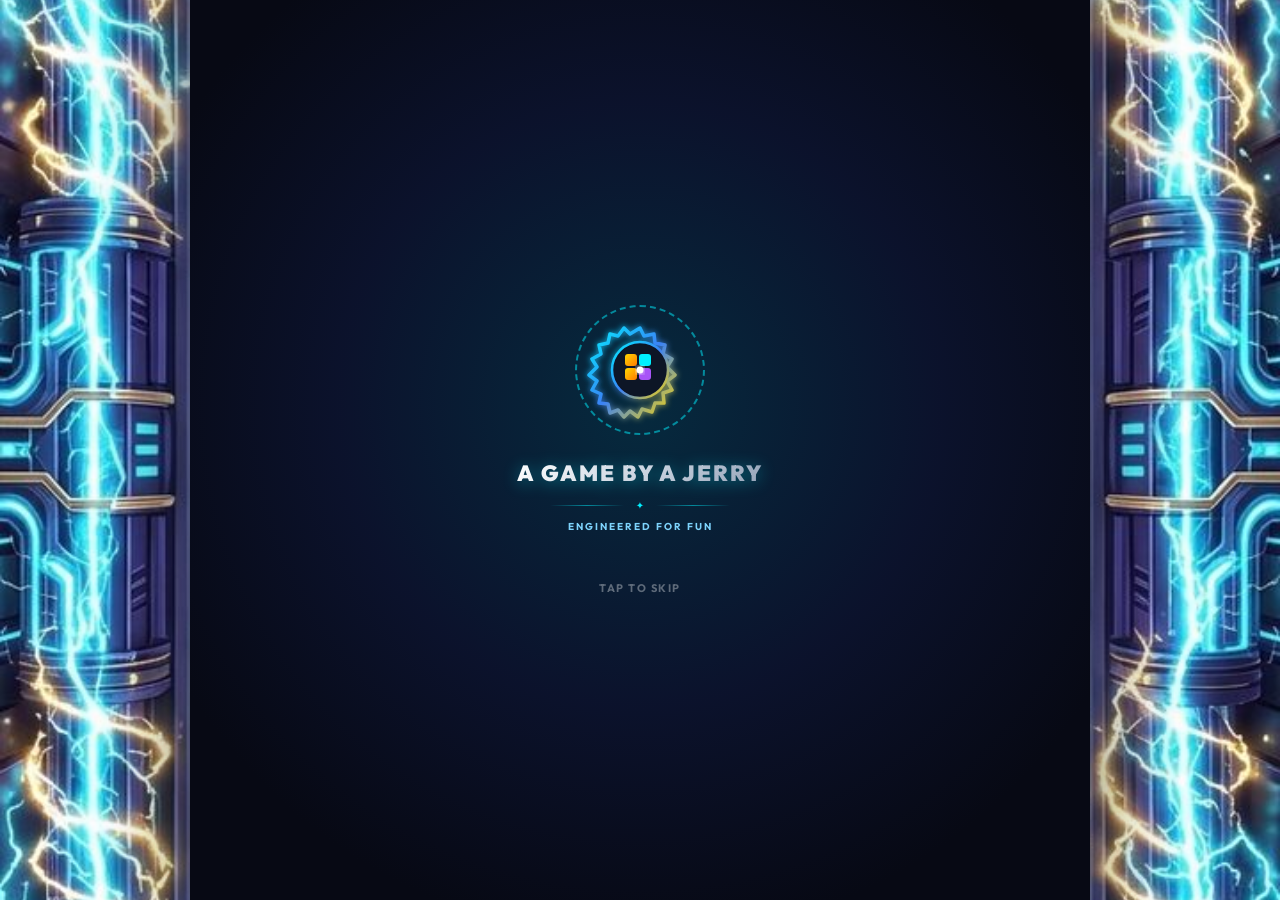
<file: react-upgrade/index.html>
<!DOCTYPE html>
<html lang="en">
  <head>
    <base href="../" />
    <meta charset="UTF-8" />
    <meta name="viewport" content="width=device-width, initial-scale=1.0, maximum-scale=1.0, user-scalable=no, viewport-fit=cover" />
    <title>ComboCrush - Combo Blast Puzzle</title>
    <link rel="icon" type="image/png" href="./favicon.png" />
    <link rel="apple-touch-icon" href="./icon-192.png" />
    <link rel="preconnect" href="https://fonts.googleapis.com">
    <link rel="preconnect" href="https://fonts.gstatic.com" crossorigin>
    <link href="https://fonts.googleapis.com/css2?family=Outfit:wght@400;600;700;800;900&display=swap" rel="stylesheet">
    <script type="module" crossorigin src="./assets/index-wQFyBGC6.js"></script>
    <link rel="stylesheet" crossorigin href="./assets/index-EM0COwn7.css">
  </head>
  <body>
    <div id="root"></div>
  </body>
</html>
</file>
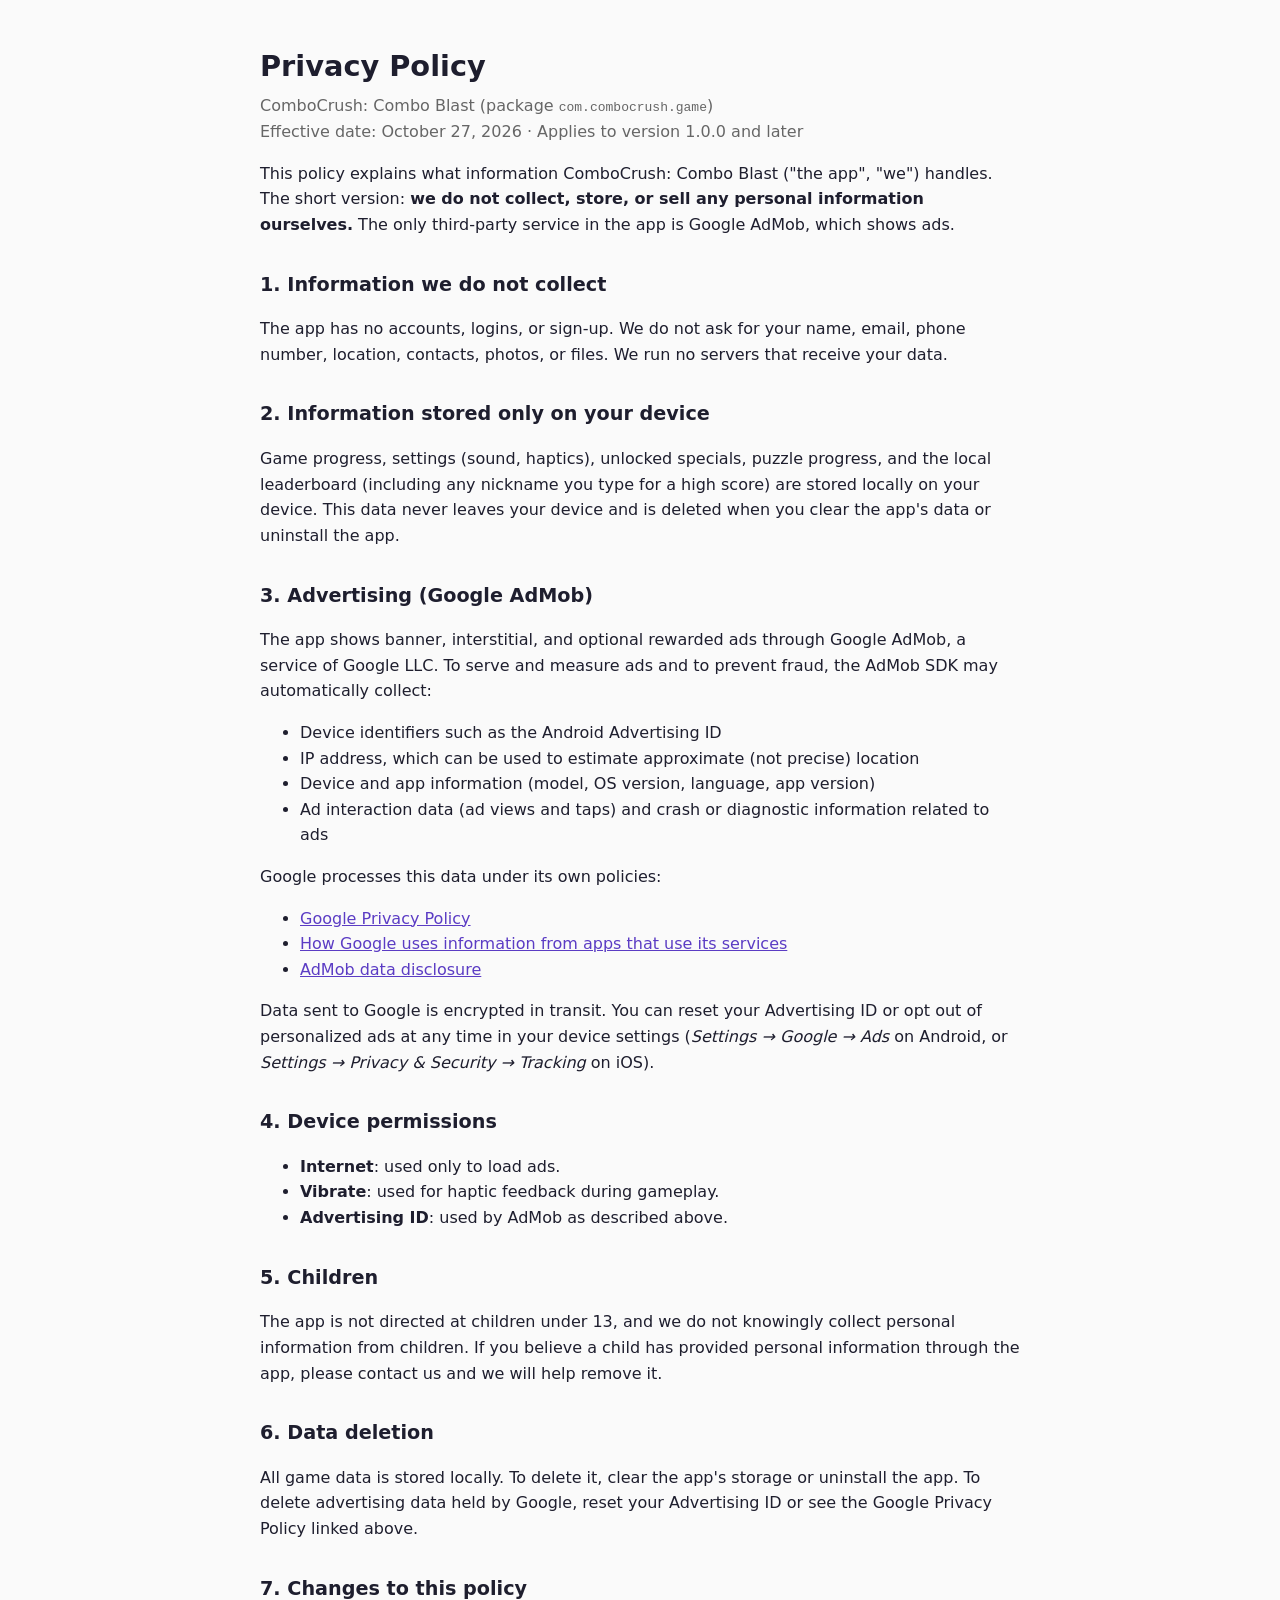
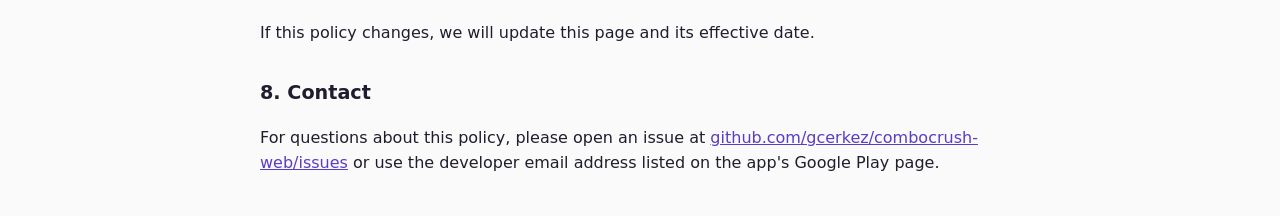
<file: privacy.html>
<!DOCTYPE html>
<html lang="en">
<head>
<meta charset="utf-8">
<meta name="viewport" content="width=device-width, initial-scale=1">
<title>Privacy Policy – ComboCrush: Combo Blast</title>
<style>
  body { font-family: system-ui, -apple-system, sans-serif; max-width: 760px; margin: 0 auto; padding: 24px; line-height: 1.6; color: #1e1e2e; background: #fafafa; }
  h1 { font-size: 1.8rem; margin-bottom: 0; }
  h2 { font-size: 1.2rem; margin-top: 2rem; }
  .meta { color: #666; margin-top: 4px; }
  a { color: #5b3cc4; }
</style>
</head>
<body>
<h1>Privacy Policy</h1>
<p class="meta">ComboCrush: Combo Blast (package <code>com.combocrush.game</code>)<br>Effective date: October 27, 2026 · Applies to version 1.0.0 and later</p>

<p>This policy explains what information ComboCrush: Combo Blast ("the app", "we") handles. The short version: <strong>we do not collect, store, or sell any personal information ourselves.</strong> The only third-party service in the app is Google AdMob, which shows ads.</p>

<h2>1. Information we do not collect</h2>
<p>The app has no accounts, logins, or sign-up. We do not ask for your name, email, phone number, location, contacts, photos, or files. We run no servers that receive your data.</p>

<h2>2. Information stored only on your device</h2>
<p>Game progress, settings (sound, haptics), unlocked specials, puzzle progress, and the local leaderboard (including any nickname you type for a high score) are stored locally on your device. This data never leaves your device and is deleted when you clear the app's data or uninstall the app.</p>

<h2>3. Advertising (Google AdMob)</h2>
<p>The app shows banner, interstitial, and optional rewarded ads through Google AdMob, a service of Google LLC. To serve and measure ads and to prevent fraud, the AdMob SDK may automatically collect:</p>
<ul>
  <li>Device identifiers such as the Android Advertising ID</li>
  <li>IP address, which can be used to estimate approximate (not precise) location</li>
  <li>Device and app information (model, OS version, language, app version)</li>
  <li>Ad interaction data (ad views and taps) and crash or diagnostic information related to ads</li>
</ul>
<p>Google processes this data under its own policies:</p>
<ul>
  <li><a href="https://policies.google.com/privacy">Google Privacy Policy</a></li>
  <li><a href="https://policies.google.com/technologies/partner-sites">How Google uses information from apps that use its services</a></li>
  <li><a href="https://support.google.com/admob/answer/6128543">AdMob data disclosure</a></li>
</ul>
<p>Data sent to Google is encrypted in transit. You can reset your Advertising ID or opt out of personalized ads at any time in your device settings (<em>Settings → Google → Ads</em> on Android, or <em>Settings → Privacy &amp; Security → Tracking</em> on iOS).</p>

<h2>4. Device permissions</h2>
<ul>
  <li><strong>Internet</strong>: used only to load ads.</li>
  <li><strong>Vibrate</strong>: used for haptic feedback during gameplay.</li>
  <li><strong>Advertising ID</strong>: used by AdMob as described above.</li>
</ul>

<h2>5. Children</h2>
<p>The app is not directed at children under 13, and we do not knowingly collect personal information from children. If you believe a child has provided personal information through the app, please contact us and we will help remove it.</p>

<h2>6. Data deletion</h2>
<p>All game data is stored locally. To delete it, clear the app's storage or uninstall the app. To delete advertising data held by Google, reset your Advertising ID or see the Google Privacy Policy linked above.</p>

<h2>7. Changes to this policy</h2>
<p>If this policy changes, we will update this page and its effective date.</p>

<h2>8. Contact</h2>
<p>For questions about this policy, please open an issue at <a href="https://github.com/gcerkez/combocrush-web/issues">github.com/gcerkez/combocrush-web/issues</a> or use the developer email address listed on the app's Google Play page.</p>
</body>
</html>
</file>
